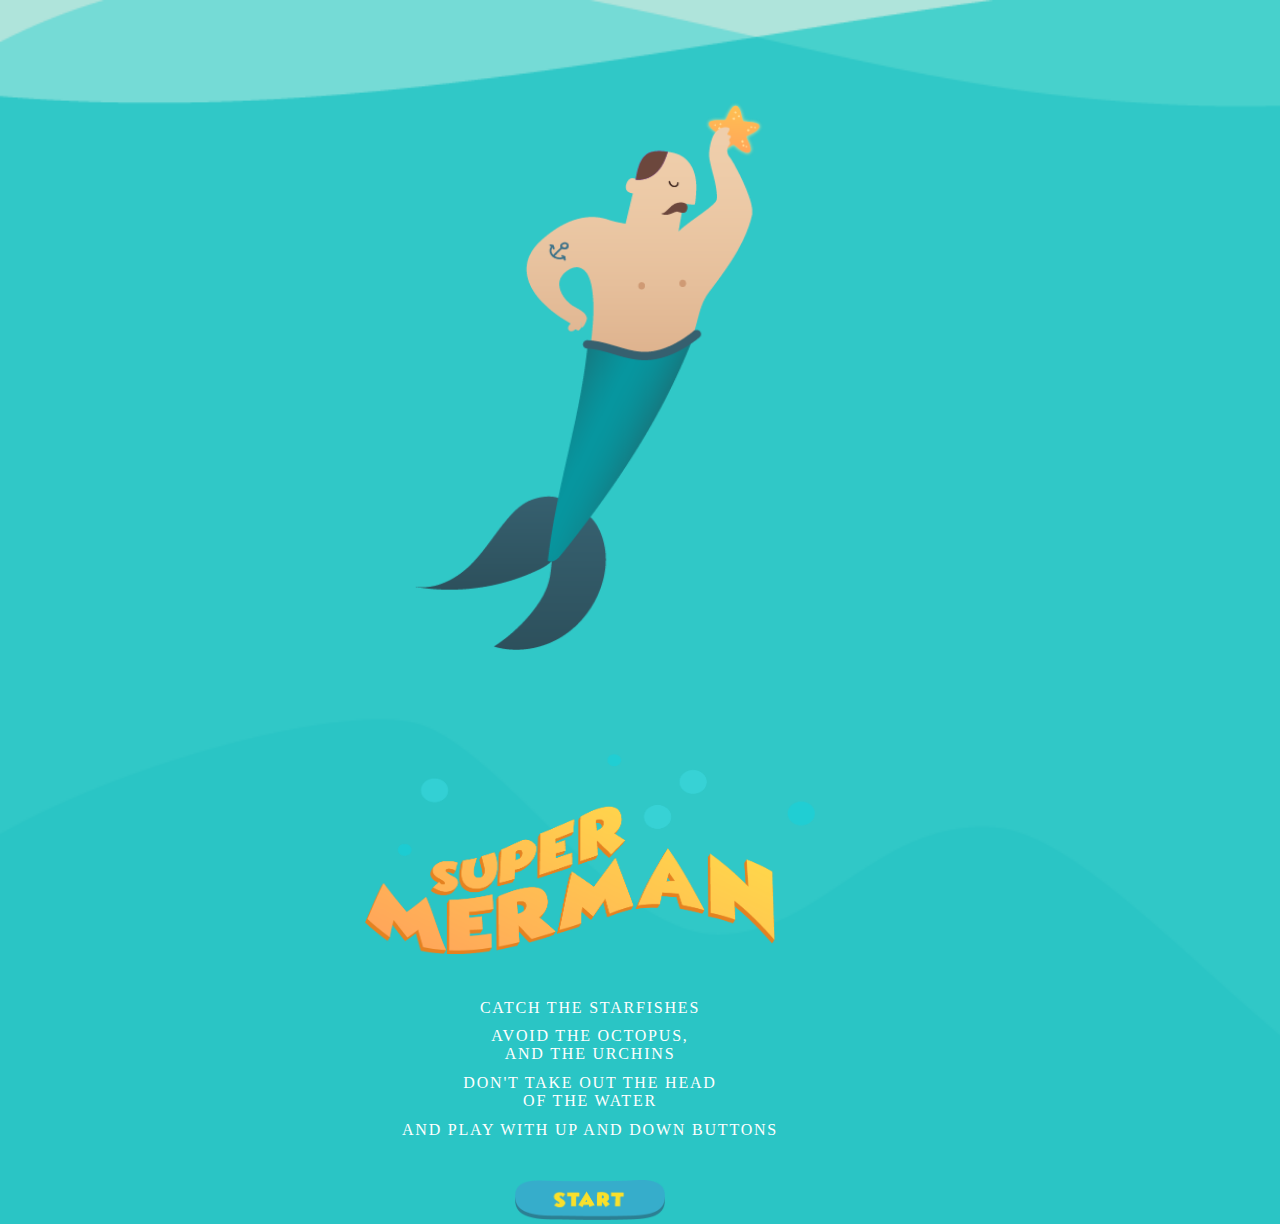
<file: index.html>
<!DOCTYPE html>
<html lang="en">
  <head>
    <meta charset="UTF-8" />
    <meta name="viewport" content="width=device-width, initial-scale=1.0" />
    <meta http-equiv="X-UA-Compatible" content="ie=edge" />

    <!-- <link rel="stylesheet" href="css/reset.css"> -->
    <link rel="stylesheet" href="css/style.css" />
    <title>Amazing Merman</title>
  </head>
  <body>
    <div class="container">
      <div id="left-container">
        <img class="merman" src="./images/Merman_home.png" alt="Merman" />
      </div>
      <div id="right-container">
        <img class="logo" src="./images/Logo.png" alt="logo" />
        <div id="rules">
          <h1>CATCH THE STARFISHES</h1>
          <h1>AVOID THE OCTOPUS,<br />AND THE URCHINS</h1>
          <h1>DON'T TAKE OUT THE HEAD<br />OF THE WATER</h1>
          <h1>AND PLAY WITH UP AND DOWN BUTTONS</h1>
        </div>
        <a href="merman.html" id="start-btn"
          ><img src="./images/Start.png" alt="start button" class="start-button"
        /></a>
      </div>
    </div>
  </body>
</html>
</file>
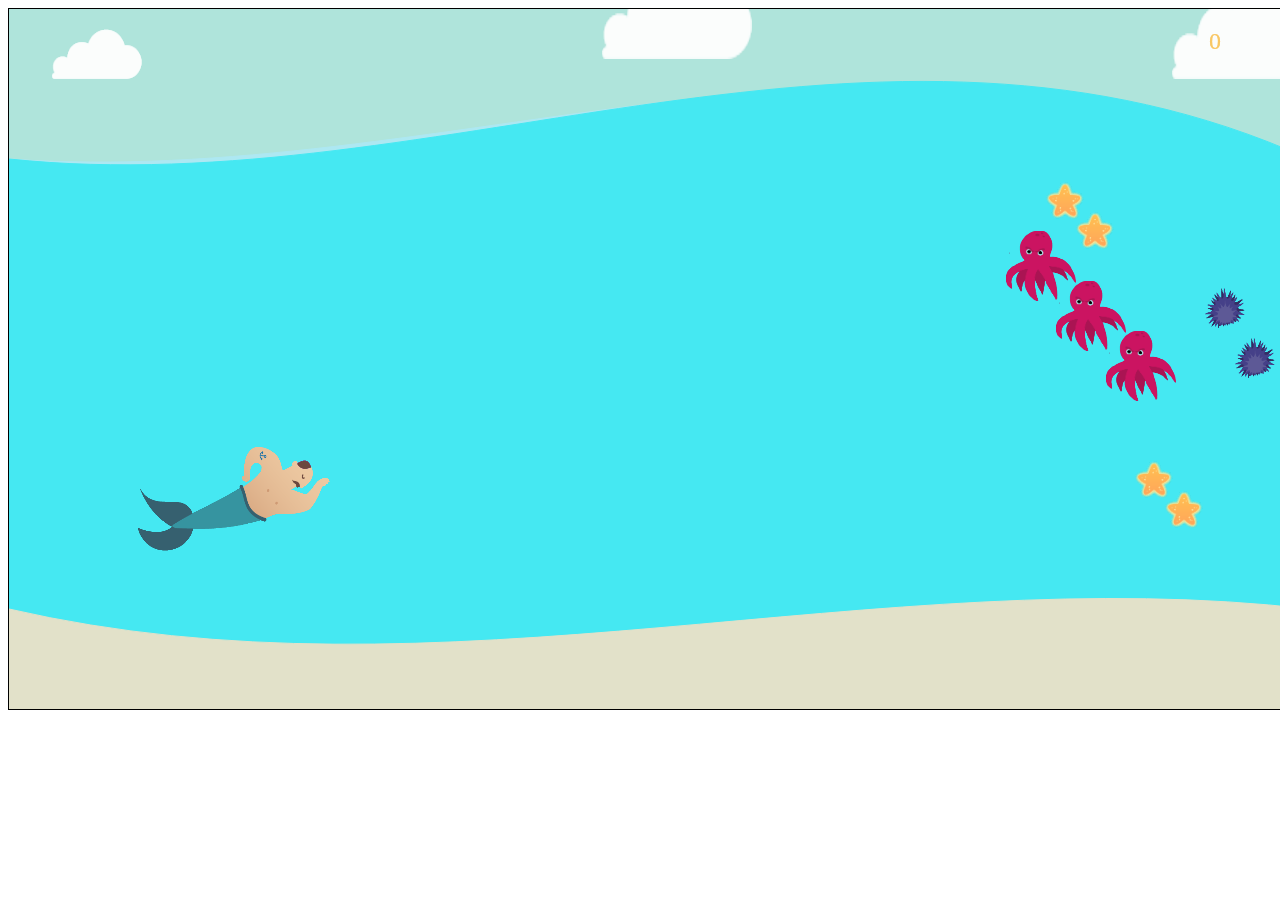
<file: merman.html>
<!DOCTYPE html>
<html lang="en">
<head>
  <meta charset="UTF-8">
  <meta name="viewport" content="width=device-width, initial-scale=1.0">
  <meta http-equiv="X-UA-Compatible" content="ie=edge">
  <link rel="stylesheet" href="css/style-merman.css">
  <title>Amazing Merman</title>
</head>
<body>
  <canvas id="canvas" width="1300px" height="700px" style="border:1px solid black"></canvas>
</body>
  <script type="text/javascript" src="script.js"></script>
</html>
</file>
<file: css/style.css>
body {
    margin : 0 auto; 
}

body {
    background: url("../images/Home-background.png") no-repeat ;
    -webkit-background-size: cover;
    background-size: cover; 
}

.container {
    display: flex;
    flex-direction: row;
    flex-wrap: wrap;
    justify-content: center; 
}

#left-container {
    margin-right: 50px;
    padding : 100px 100px 0 50px;
}

h1 {
    color: white;
    font-family: "wickedMouse";
    font-weight: 200;
    font-size: 16px;
    letter-spacing: 1.8px;
}

#right-container {
    text-align: center;
    padding : 100px 200px 0 100px;
}

#rules {
    padding-top: 30px;
    padding-bottom: 30px;
}

.merman {
    width: 350px;
    height: 550px;
}

.logo {
    width: 450px; 
    height: 200px;
}

.start-button {
    width: 150px;
    height: 40px;
}

#game-board {
    background: red;
}

/*------MEDIA QUERIES-------*/
@media (max-width: 575.98px) { 

 }

@media (max-width: 767.98px) { 
    .container {
        display: flex;
        flex-direction: column;
        align-items: center;
        height: 100%;
    }
    .merman {
        width: 150px;
        height: 250px;
    }

    .logo {
        width: 300px; 
        height: 100px;
    }
    #right-container {
        padding : 10px 20px 0 10px;
    }
 }

@media (max-width: 991.98px) { 

 }

@media (max-width: 1199.98px) { 

 }
</file>
<file: css/style-merman.css>
#canvas {
    padding-left: 0;
    padding-right: 0;
    margin-left: auto;
    margin-right: auto;
    display: block;
}
</file>
